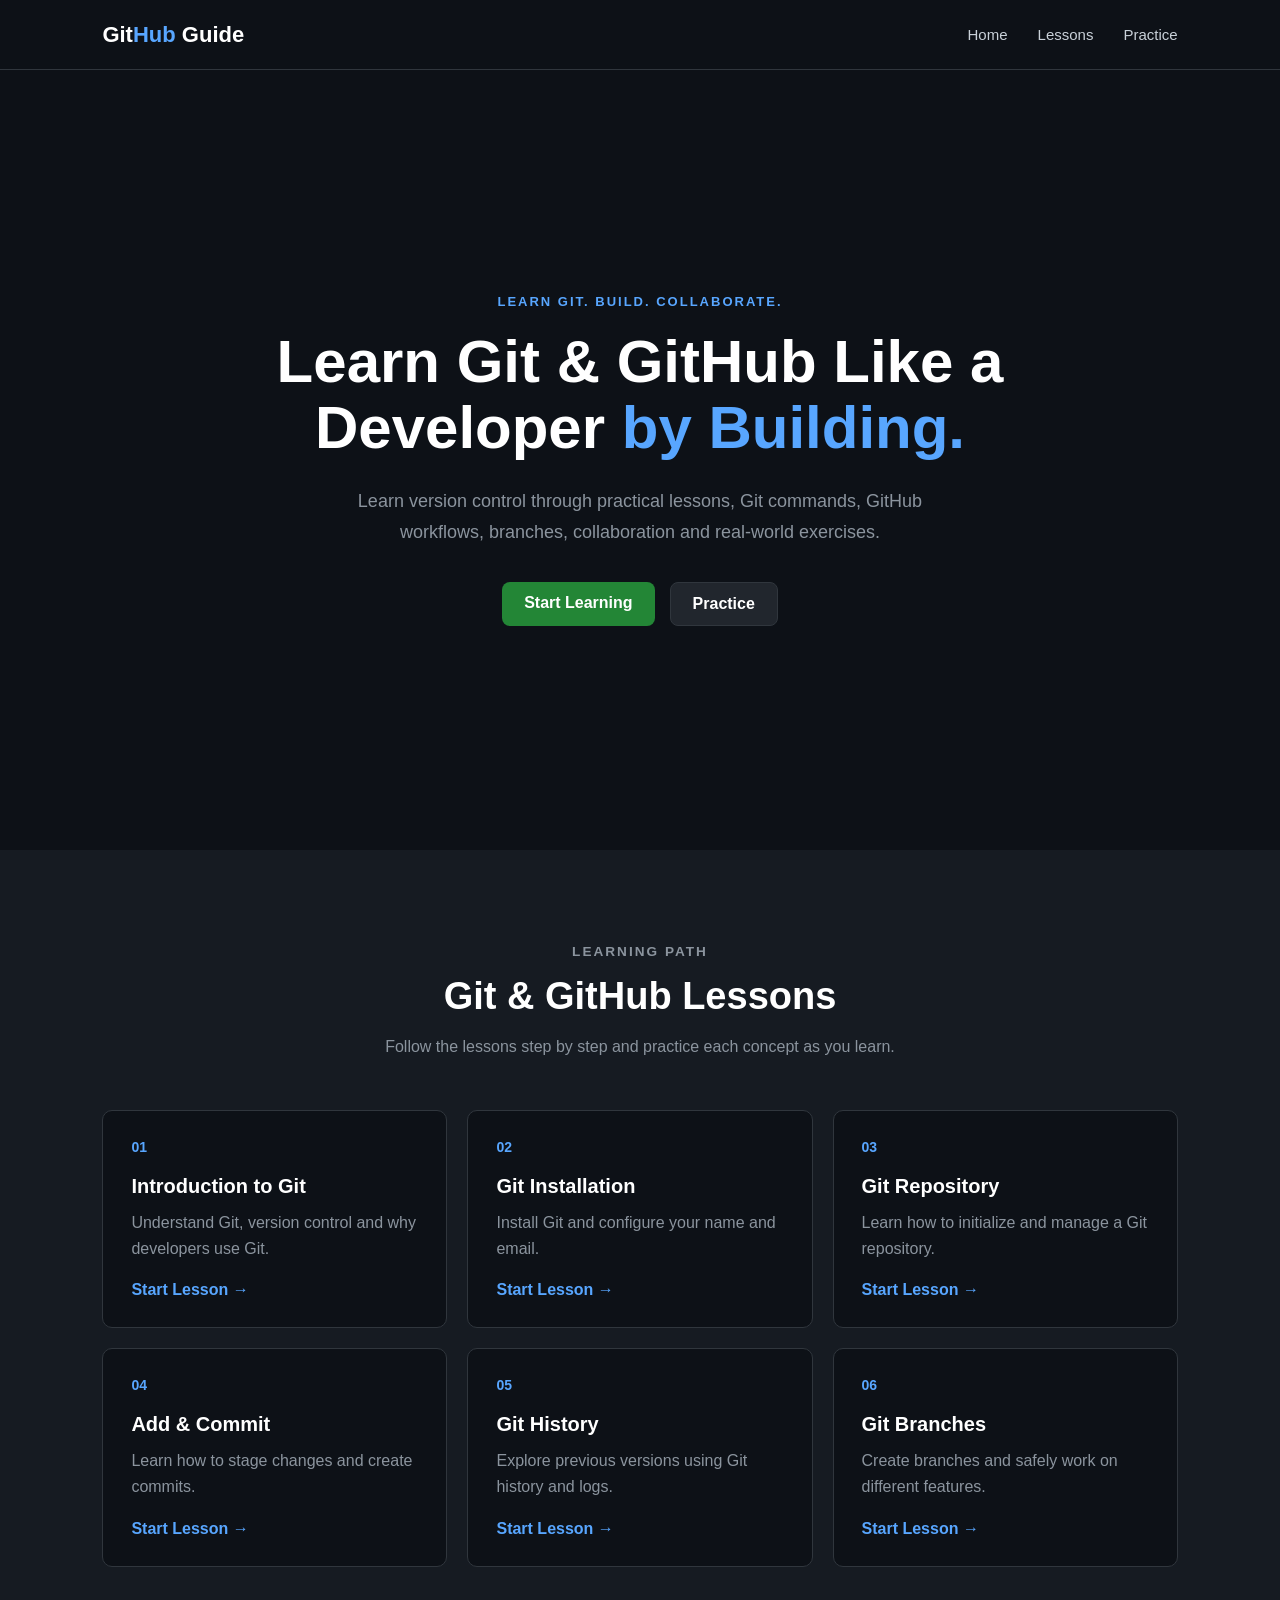
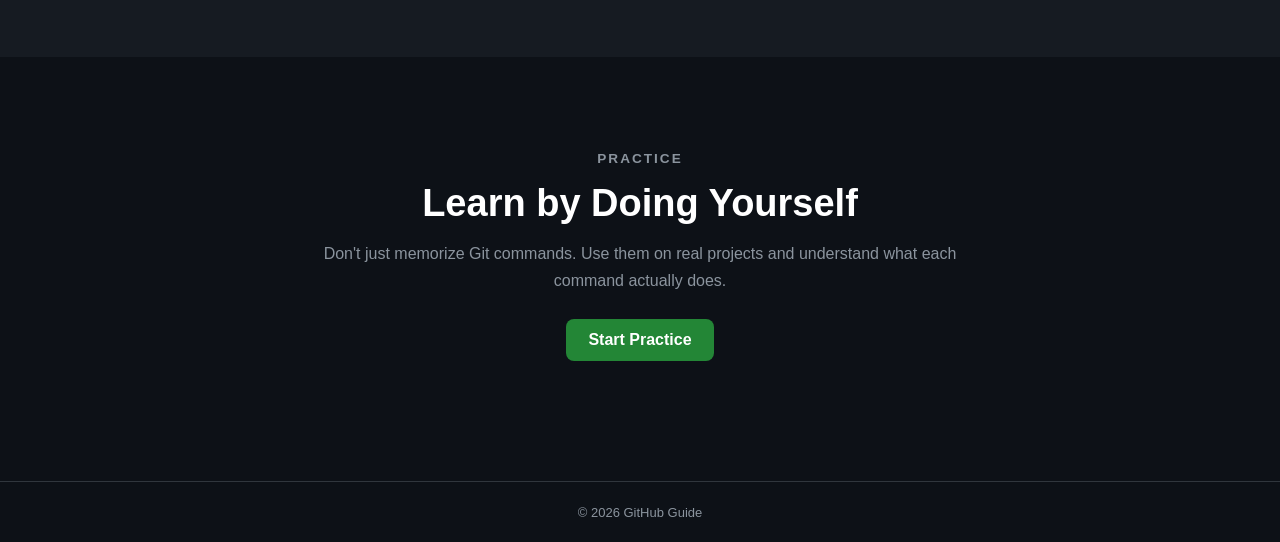
<file: index.html>
<!DOCTYPE html>
<html lang="en">

<head>
    <meta charset="UTF-8">
    <meta name="viewport" content="width=device-width, initial-scale=1.0">

    <title>GitHub Guide</title>

    <link rel="stylesheet" href="css/style.css">
</head>

<body>

    <!-- NAVIGATION -->

    <header class="navbar">

        <div class="logo">
            Git<span>Hub</span> Guide
        </div>

        <nav>
            <a href="index.html">Home</a>
            <a href="#lessons">Lessons</a>
            <a href="#practice">Practice</a>
        </nav>

    </header>


    <!-- HERO -->

    <main>

        <section class="hero">

            <div class="hero-content">

                <p class="tagline">
    LEARN GIT. BUILD. COLLABORATE.
                </p>

                <h1>
                    Learn Git & GitHub Like a Developer
                    <span>by Building.</span>
                </h1>

                <p class="description">
                    Learn version control through practical lessons,
                    Git commands, GitHub workflows, branches,
                    collaboration and real-world exercises.
                </p>

                <div class="buttons">

                    <a href="#lessons" class="btn primary">
                        Start Learning
                    </a>

                    <a href="#practice" class="btn secondary">
                        Practice
                    </a>

                </div>

            </div>

        </section>


        <!-- LESSONS -->

        <section class="lessons" id="lessons">

            <div class="section-heading">

                <p class="section-label">
                    LEARNING PATH
                </p>

                <h2>
                    Git & GitHub Lessons
                </h2>

                <p>
                    Follow the lessons step by step and practice
                    each concept as you learn.
                </p>

            </div>


            <div class="lesson-grid">

                <!-- LESSON 1 -->

                <div class="lesson-card">

                    <div class="lesson-number">
                        01
                    </div>

                    <h3>
                        Introduction to Git
                    </h3>

                    <p>
                        Understand Git, version control and
                        why developers use Git.
                    </p>

                    <a href="pages/git-introduction.html">
                        Start Lesson →
                    </a>

                </div>


                <!-- LESSON 2 -->

                <div class="lesson-card">

                    <div class="lesson-number">
                        02
                    </div>

                    <h3>
                        Git Installation
                    </h3>

                    <p>
                        Install Git and configure your name
                        and email.
                    </p>

                    <a href="pages/git-commands.html">
                        Start Lesson →
                    </a>

                </div>


                <!-- LESSON 3 -->

                <div class="lesson-card">

                    <div class="lesson-number">
                        03
                    </div>

                    <h3>
                        Git Repository
                    </h3>

                    <p>
                        Learn how to initialize and manage
                        a Git repository.
                    </p>

                    <a href="#">
                        Start Lesson →
                    </a>

                </div>


                <!-- LESSON 4 -->

                <div class="lesson-card">

                    <div class="lesson-number">
                        04
                    </div>

                    <h3>
                        Add & Commit
                    </h3>

                    <p>
                        Learn how to stage changes and create
                        commits.
                    </p>

                    <a href="#">
                        Start Lesson →
                    </a>

                </div>


                <!-- LESSON 5 -->

                <div class="lesson-card">

                    <div class="lesson-number">
                        05
                    </div>

                    <h3>
                        Git History
                    </h3>

                    <p>
                        Explore previous versions using Git
                        history and logs.
                    </p>

                    <a href="#">
                        Start Lesson →
                    </a>

                </div>


                <!-- LESSON 6 -->

                <div class="lesson-card">

                    <div class="lesson-number">
                        06
                    </div>

                    <h3>
                        Git Branches
                    </h3>

                    <p>
                        Create branches and safely work on
                        different features.
                    </p>

                    <a href="#">
                        Start Lesson →
                    </a>

                </div>

            </div>

        </section>


        <!-- PRACTICE -->

        <section class="practice" id="practice">

            <div class="practice-content">

                <p class="section-label">
                    PRACTICE
                </p>

                <h2>
                    Learn by Doing Yourself
                </h2>

                <p>
                    Don't just memorize Git commands.
                    Use them on real projects and understand
                    what each command actually does.
                </p>

                <a href="#" class="btn primary">
                    Start Practice
                </a>

            </div>

        </section>

    </main>


    <!-- FOOTER -->

    <footer>

        <p>
            © 2026 GitHub Guide
        </p>

    </footer>


    <script src="js/script.js"></script>

</body>

</html>
</file>
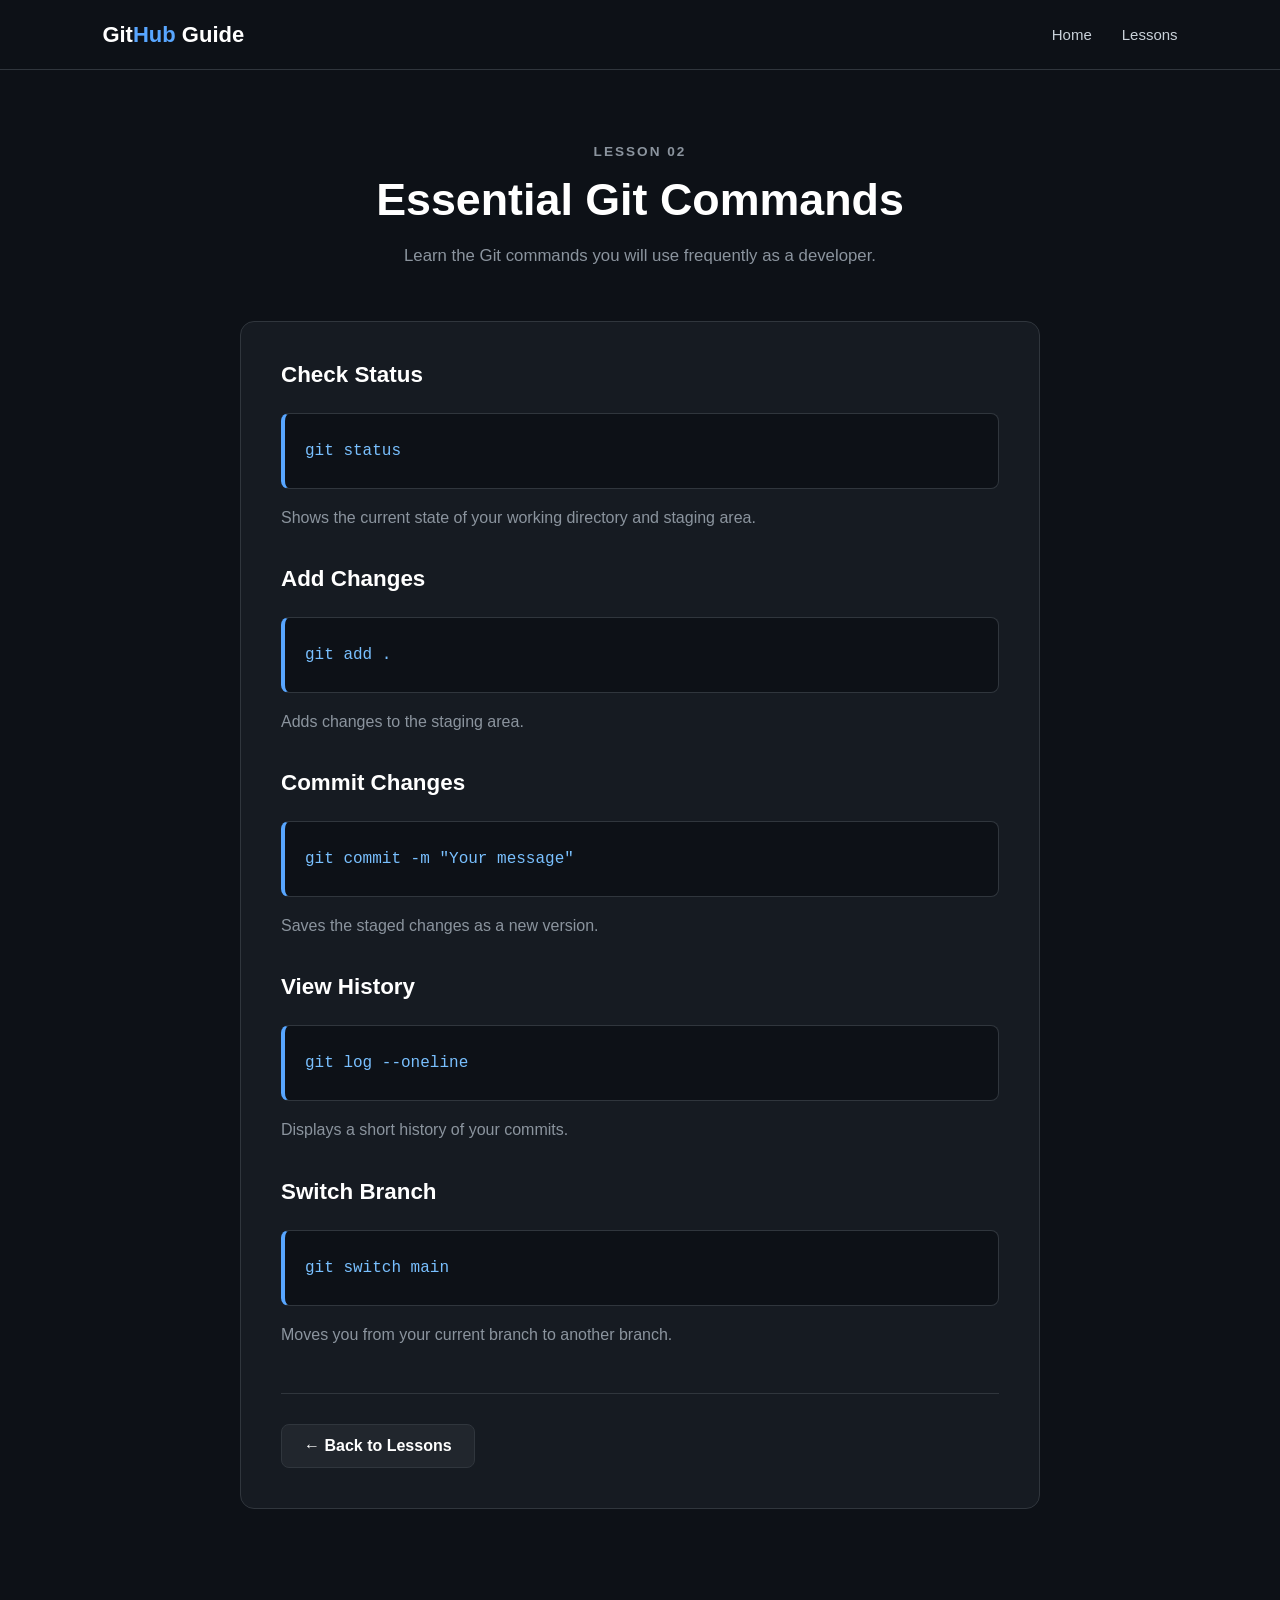
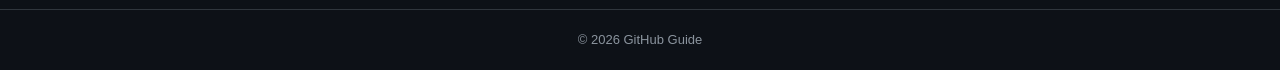
<file: git-commands.html>
<!DOCTYPE html>
<html lang="en">

<head>

    <meta charset="UTF-8">

    <meta name="viewport"
          content="width=device-width, initial-scale=1.0">

    <title>Git Commands</title>

    <link rel="stylesheet"
          href="../css/style.css">

</head>

<body>

    <header class="navbar">

        <div class="logo">
            Git<span>Hub</span> Guide
        </div>

        <nav>

            <a href="../index.html">
                Home
            </a>

            <a href="../index.html#lessons">
                Lessons
            </a>

        </nav>

    </header>


    <main class="lesson-page">

        <div class="lesson-header">

            <p class="section-label">
                LESSON 02
            </p>

            <h1>
                Essential Git Commands
            </h1>

            <p>
                Learn the Git commands you will use
                frequently as a developer.
            </p>

        </div>


        <section class="lesson-content">

            <h2>Check Status</h2>

            <div class="command-box">
                <code>git status</code>
            </div>

            <p>
                Shows the current state of your working
                directory and staging area.
            </p>


            <h2>Add Changes</h2>

            <div class="command-box">
                <code>git add .</code>
            </div>

            <p>
                Adds changes to the staging area.
            </p>


            <h2>Commit Changes</h2>

            <div class="command-box">
                <code>git commit -m "Your message"</code>
            </div>

            <p>
                Saves the staged changes as a new version.
            </p>


            <h2>View History</h2>

            <div class="command-box">
                <code>git log --oneline</code>
            </div>

            <p>
                Displays a short history of your commits.
            </p>


            <h2>Switch Branch</h2>

            <div class="command-box">
                <code>git switch main</code>
            </div>

            <p>
                Moves you from your current branch to
                another branch.
            </p>


            <div class="lesson-navigation">

                <a href="../index.html"
                   class="btn secondary">
                    ← Back to Lessons
                </a>

            </div>

        </section>

    </main>


    <footer>

        <p>
            © 2026 GitHub Guide
        </p>

    </footer>

</body>

</html>
</file>
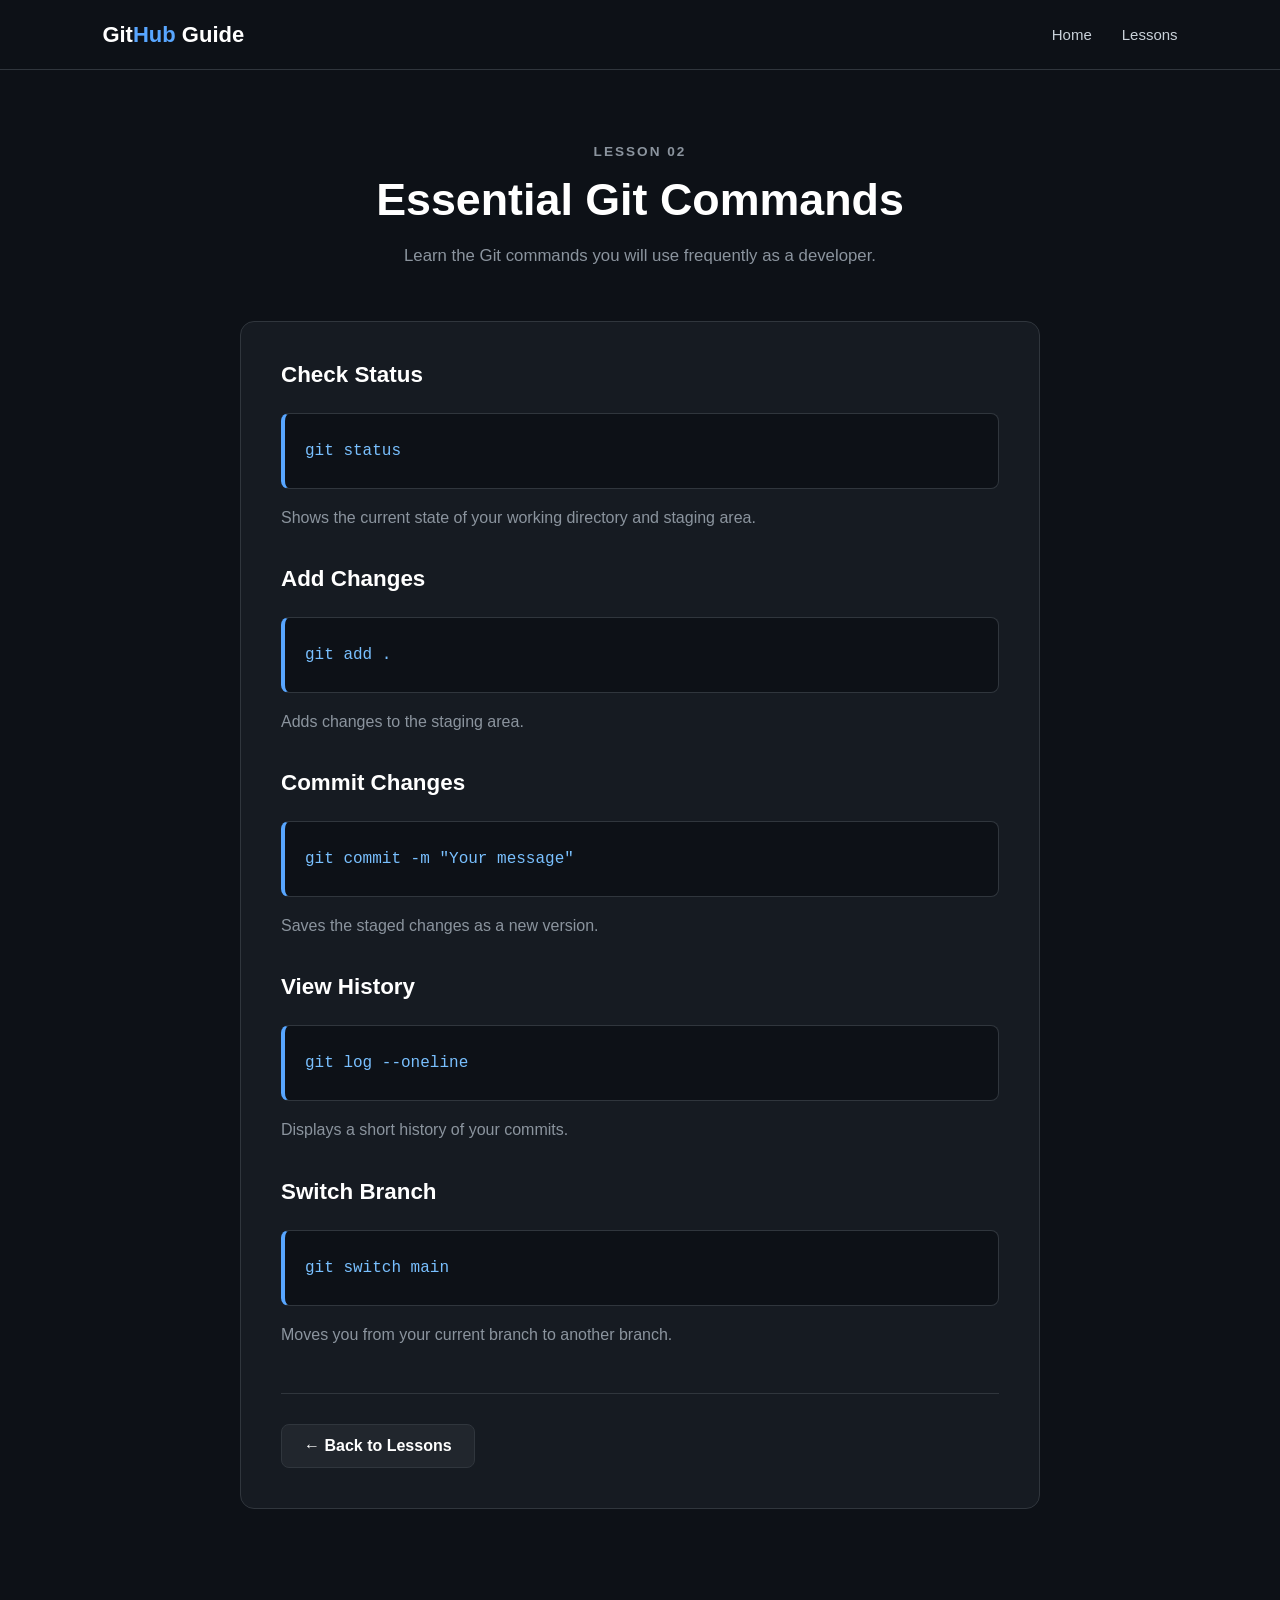
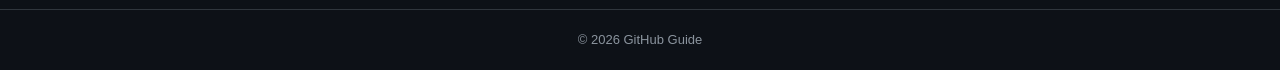
<file: pages/git-commands.html>
<!DOCTYPE html>
<html lang="en">

<!-- personal access token for git-github-app repository -->
<!-- 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 -->

<head>

    <meta charset="UTF-8">

    <meta name="viewport"
          content="width=device-width, initial-scale=1.0">

    <title>Git Commands</title>

    <link rel="stylesheet"
          href="../css/style.css">

</head>

<body>

    <header class="navbar">

        <div class="logo">
            Git<span>Hub</span> Guide
        </div>

        <nav>

            <a href="../index.html">
                Home
            </a>

            <a href="../index.html#lessons">
                Lessons
            </a>

        </nav>

    </header>


    <main class="lesson-page">

        <div class="lesson-header">

            <p class="section-label">
                LESSON 02
            </p>

            <h1>
                Essential Git Commands
            </h1>

            <p>
                Learn the Git commands you will use
                frequently as a developer.
            </p>

        </div>


        <section class="lesson-content">

            <h2>Check Status</h2>

            <div class="command-box">
                <code>git status</code>
            </div>

            <p>
                Shows the current state of your working
                directory and staging area.
            </p>


            <h2>Add Changes</h2>

            <div class="command-box">
                <code>git add .</code>
            </div>

            <p>
                Adds changes to the staging area.
            </p>


            <h2>Commit Changes</h2>

            <div class="command-box">
                <code>git commit -m "Your message"</code>
            </div>

            <p>
                Saves the staged changes as a new version.
            </p>


            <h2>View History</h2>

            <div class="command-box">
                <code>git log --oneline</code>
            </div>

            <p>
                Displays a short history of your commits.
            </p>


            <h2>Switch Branch</h2>

            <div class="command-box">
                <code>git switch main</code>
            </div>

            <p>
                Moves you from your current branch to
                another branch.
            </p>


            <div class="lesson-navigation">

                <a href="../index.html"
                   class="btn secondary">
                    ← Back to Lessons
                </a>

            </div>

        </section>

    </main>


    <footer>

        <p>
            © 2026 GitHub Guide
        </p>

    </footer>

</body>

</html>
</file>
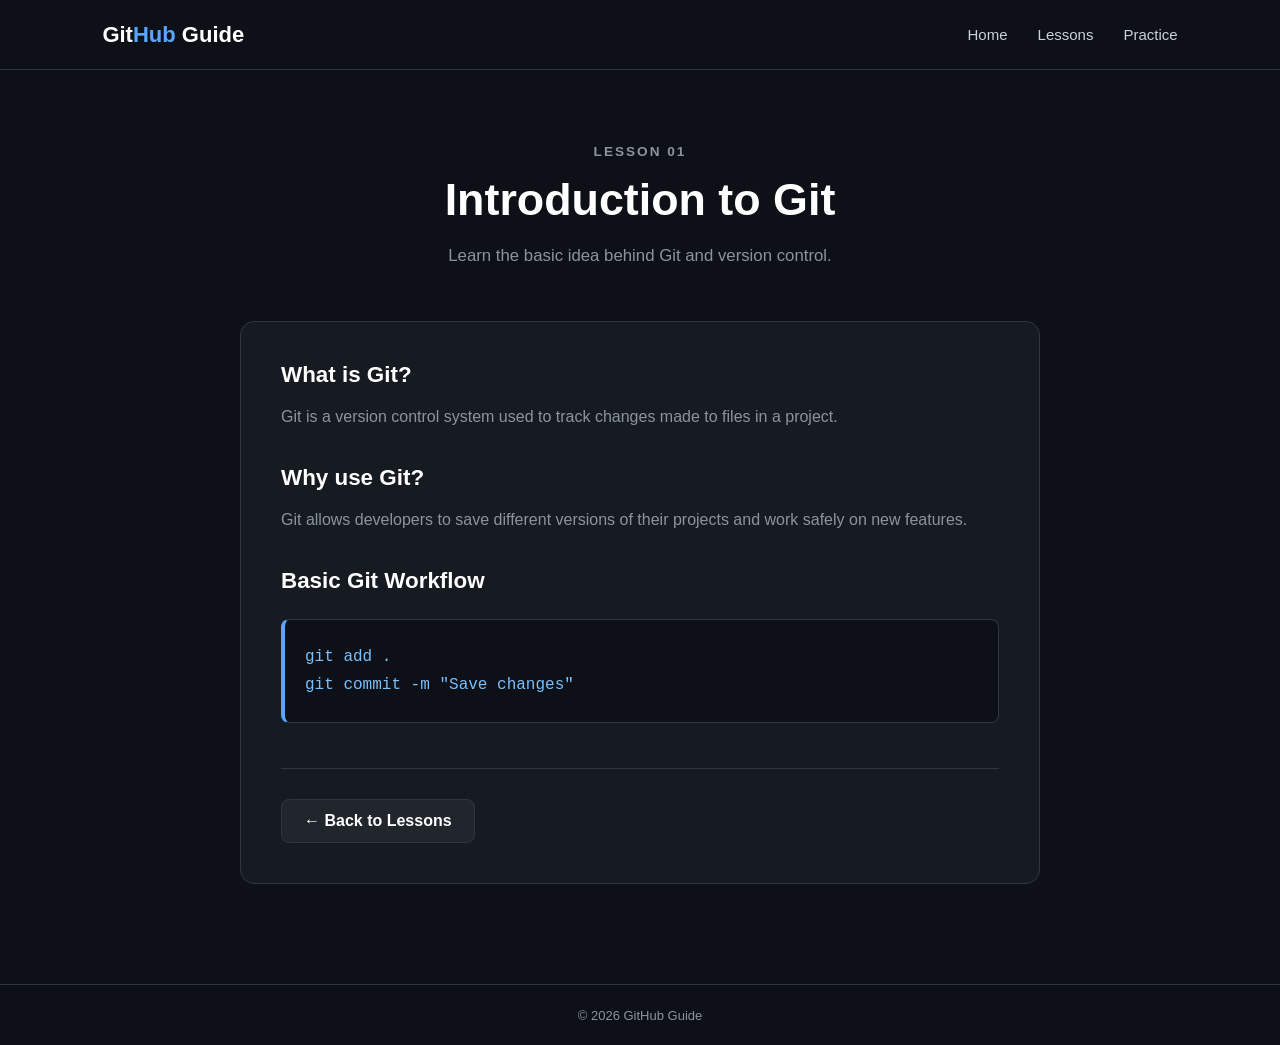
<file: pages/git-introduction.html>
<!DOCTYPE html>
<html lang="en">

<head>

    <meta charset="UTF-8">

    <meta name="viewport"
          content="width=device-width, initial-scale=1.0">

    <title>Introduction to Git</title>

    <link rel="stylesheet"
          href="../css/style.css">

</head>

<body>

    <header class="navbar">

        <div class="logo">
            Git<span>Hub</span> Guide
        </div>

        <nav>

            <a href="../index.html">
                Home
            </a>

            <a href="../index.html#lessons">
                Lessons
            </a>

            <a href="../index.html#practice">
                Practice
            </a>

        </nav>

    </header>


    <main class="lesson-page">

        <div class="lesson-header">

            <p class="section-label">
                LESSON 01
            </p>

            <h1>
                Introduction to Git
            </h1>

            <p>
                Learn the basic idea behind Git and
                version control.
            </p>

        </div>


        <section class="lesson-content">

            <h2>
                What is Git?
            </h2>

            <p>
                Git is a version control system used to
                track changes made to files in a project.
            </p>


            <h2>
                Why use Git?
            </h2>

            <p>
                Git allows developers to save different
                versions of their projects and work safely
                on new features.
            </p>


            <h2>
                Basic Git Workflow
            </h2>

            <div class="command-box">

                <code>
                    git add .
                </code>

                <code>
                    git commit -m "Save changes"
                </code>

            </div>


            <div class="lesson-navigation">

                <a href="../index.html"
                   class="btn secondary">
                    ← Back to Lessons
                </a>

            </div>

        </section>

    </main>


    <footer>

        <p>
            © 2026 GitHub Guide
        </p>

    </footer>

</body>

</html>
</file>
<file: css/style.css>
* {
    margin: 0;
    padding: 0;
    box-sizing: border-box;
}

body {
    font-family: Arial, sans-serif;
    background: #0d1117;
    color: #ffffff;
}


/* NAVBAR */

.navbar {
    height: 70px;
    padding: 0 8%;
    display: flex;
    align-items: center;
    justify-content: space-between;

    border-bottom: 1px solid #30363d;
}

.logo {
    font-size: 22px;
    font-weight: bold;
}

.logo span {
    color: #58a6ff;
}

.navbar nav {
    display: flex;
    gap: 30px;
}

.navbar nav a {
    color: #c9d1d9;
    text-decoration: none;
    font-size: 15px;
}

.navbar nav a:hover {
    color: #58a6ff;
}


/* HERO */

.hero {
    min-height: calc(100vh - 120px);

    display: flex;
    align-items: center;
    justify-content: center;

    padding: 60px 8%;
}

.hero-content {
    max-width: 850px;
    text-align: center;
}

.tagline {
    color: #58a6ff;
    font-size: 13px;
    font-weight: bold;
    letter-spacing: 2px;
    margin-bottom: 20px;
}

h1 {
    font-size: 60px;
    line-height: 1.1;
    margin-bottom: 25px;
}

h1 span {
    color: #58a6ff;
}

.description {
    max-width: 650px;
    margin: auto;

    color: #8b949e;
    font-size: 18px;
    line-height: 1.7;
}


/* BUTTONS */

.buttons {
    margin-top: 35px;

    display: flex;
    justify-content: center;
    gap: 15px;
}

.btn {
    padding: 14px 25px;
    border-radius: 7px;

    text-decoration: none;
    font-weight: bold;
}

.primary {
    background: #238636;
    color: white;
}

.primary:hover {
    background: #2ea043;
}

.secondary {
    border: 1px solid #30363d;
    color: #ffffff;
}

.secondary:hover {
    background: #21262d;
}


/* FOOTER */

footer {
    height: 50px;

    display: flex;
    align-items: center;
    justify-content: center;

    border-top: 1px solid #30363d;

    color: #8b949e;
    font-size: 13px;
}

/* LESSONS */

.lessons {
    padding: 90px 8%;
    background: #161b22;
}

.section-heading {
    text-align: center;
    max-width: 650px;
    margin: 0 auto 50px;
}

.section-label {
    color: #58a6ff;
    font-size: 13px;
    font-weight: bold;
    letter-spacing: 2px;
    margin-bottom: 12px;
}

.section-heading h2,
.practice h2 {
    font-size: 38px;
    margin-bottom: 15px;
}

.section-heading p,
.practice p {
    color: #8b949e;
    line-height: 1.7;
}


/* LESSON GRID */

.lesson-grid {
    max-width: 1100px;
    margin: auto;

    display: grid;

    grid-template-columns:
        repeat(3, 1fr);

    gap: 20px;
}


/* LESSON CARD */

.lesson-card {
    padding: 28px;

    background: #0d1117;

    border: 1px solid #30363d;

    border-radius: 10px;

    transition: 0.3s;
}

.lesson-card:hover {
    transform: translateY(-5px);
    border-color: #58a6ff;
}

.lesson-number {
    color: #58a6ff;

    font-size: 14px;

    font-weight: bold;

    margin-bottom: 20px;
}

.lesson-card h3 {
    font-size: 20px;

    margin-bottom: 12px;
}

.lesson-card p {
    color: #8b949e;

    line-height: 1.6;

    margin-bottom: 20px;
}

.lesson-card a {
    color: #58a6ff;

    text-decoration: none;

    font-weight: bold;
}

.lesson-card a:hover {
    text-decoration: underline;
}


/* PRACTICE */

.practice {
    padding: 90px 8%;

    text-align: center;
}

.practice-content {
    max-width: 650px;

    margin: auto;
}

.practice .btn {
    display: inline-block;

    margin-top: 25px;
}


/* RESPONSIVE DESIGN */

@media (max-width: 850px) {

    .lesson-grid {
        grid-template-columns: repeat(2, 1fr);
    }

    h1 {
        font-size: 45px;
    }

}


@media (max-width: 600px) {

    .navbar {
        padding: 0 5%;
    }

    .navbar nav {
        gap: 12px;
    }

    .navbar nav a {
        font-size: 13px;
    }

    .lesson-grid {
        grid-template-columns: 1fr;
    }

    h1 {
        font-size: 38px;
    }

    .description {
        font-size: 16px;
    }

    .buttons {
        flex-direction: column;
    }

    .btn {
        display: block;
    }

}

/* LESSON PAGE */

.lesson-page {
    padding: 80px 8%;
}

.lesson-header {
    max-width: 800px;
    margin: 0 auto 50px;
    text-align: center;
}

.lesson-header h1 {
    margin-bottom: 20px;
}

.lesson-header p {
    color: #8b949e;
    line-height: 1.7;
}

.lesson-content {
    max-width: 800px;
    margin: auto;
}

.lesson-content h2 {
    font-size: 28px;
    margin-top: 40px;
    margin-bottom: 15px;
}

.lesson-content p {
    color: #8b949e;
    line-height: 1.8;
    margin-bottom: 20px;
}

.command-box {
    background: #161b22;
    border: 1px solid #30363d;
    border-radius: 8px;
    padding: 20px;
    margin: 25px 0;
}

.command-box code {
    display: block;
    color: #58a6ff;
    font-family: Consolas, monospace;
    margin: 10px 0;
}

.lesson-navigation {
    margin-top: 40px;
}


/* =========================================
   GIT COMMANDS LESSON PAGE
========================================= */

.lesson-page {
    max-width: 1000px;
    margin: 0 auto;
    padding: 70px 20px;
}


/* Lesson Header */

.lesson-header {
    text-align: center;
    margin-bottom: 50px;
}

.section-label {
    color: #58a6ff;
    font-size: 0.85rem;
    font-weight: 700;
    letter-spacing: 2px;
    margin-bottom: 12px;
}

.lesson-header h1 {
    font-size: 2.8rem;
    color: #ffffff;
    margin-bottom: 18px;
}

.lesson-header > p:last-child {
    color: #8b949e;
    font-size: 1.05rem;
    line-height: 1.7;
}


/* Lesson Content */

.lesson-content {
    background: #161b22;
    border: 1px solid #30363d;
    border-radius: 14px;
    padding: 40px;
}

.lesson-content h2 {
    color: #ffffff;
    font-size: 1.4rem;
    margin-top: 35px;
    margin-bottom: 15px;
}

.lesson-content h2:first-child {
    margin-top: 0;
}

.lesson-content p {
    color: #8b949e;
    line-height: 1.7;
    margin-bottom: 25px;
}


/* Command Box */

.command-box {
    background: #0d1117;
    border: 1px solid #30363d;
    border-left: 4px solid #58a6ff;
    border-radius: 8px;
    padding: 18px 20px;
    margin-bottom: 15px;
    overflow-x: auto;
}

.command-box code {
    color: #79c0ff;
    font-family: "Courier New", monospace;
    font-size: 1rem;
    white-space: nowrap;
}


/* Navigation */

.lesson-navigation {
    margin-top: 45px;
    padding-top: 30px;
    border-top: 1px solid #30363d;
}

.btn {
    display: inline-block;
    padding: 12px 22px;
    border-radius: 8px;
    text-decoration: none;
    font-weight: 600;
    transition: 0.3s ease;
}

.btn.secondary {
    color: #ffffff;
    background: #21262d;
    border: 1px solid #30363d;
}

.btn.secondary:hover {
    background: #30363d;
    border-color: #8b949e;
    transform: translateY(-2px);
}


/* Footer */

footer {
    text-align: center;
    padding: 30px 20px;
    border-top: 1px solid #30363d;
    color: #8b949e;
    margin-top: 30px;
}


/* =========================================
   RESPONSIVE DESIGN
========================================= */

@media (max-width: 768px) {

    .lesson-page {
        padding: 50px 15px;
    }

    .lesson-header h1 {
        font-size: 2.2rem;
    }

    .lesson-content {
        padding: 25px 20px;
    }

    .lesson-content h2 {
        font-size: 1.25rem;
    }

    .command-box {
        padding: 15px;
    }

    .command-box code {
        font-size: 0.9rem;
    }

}


@media (max-width: 480px) {

    .lesson-header h1 {
        font-size: 1.8rem;
    }

    .lesson-header > p:last-child {
        font-size: 0.95rem;
    }

    .lesson-content {
        padding: 20px 15px;
    }

    .btn {
        width: 100%;
        text-align: center;
    }

}
</file>
